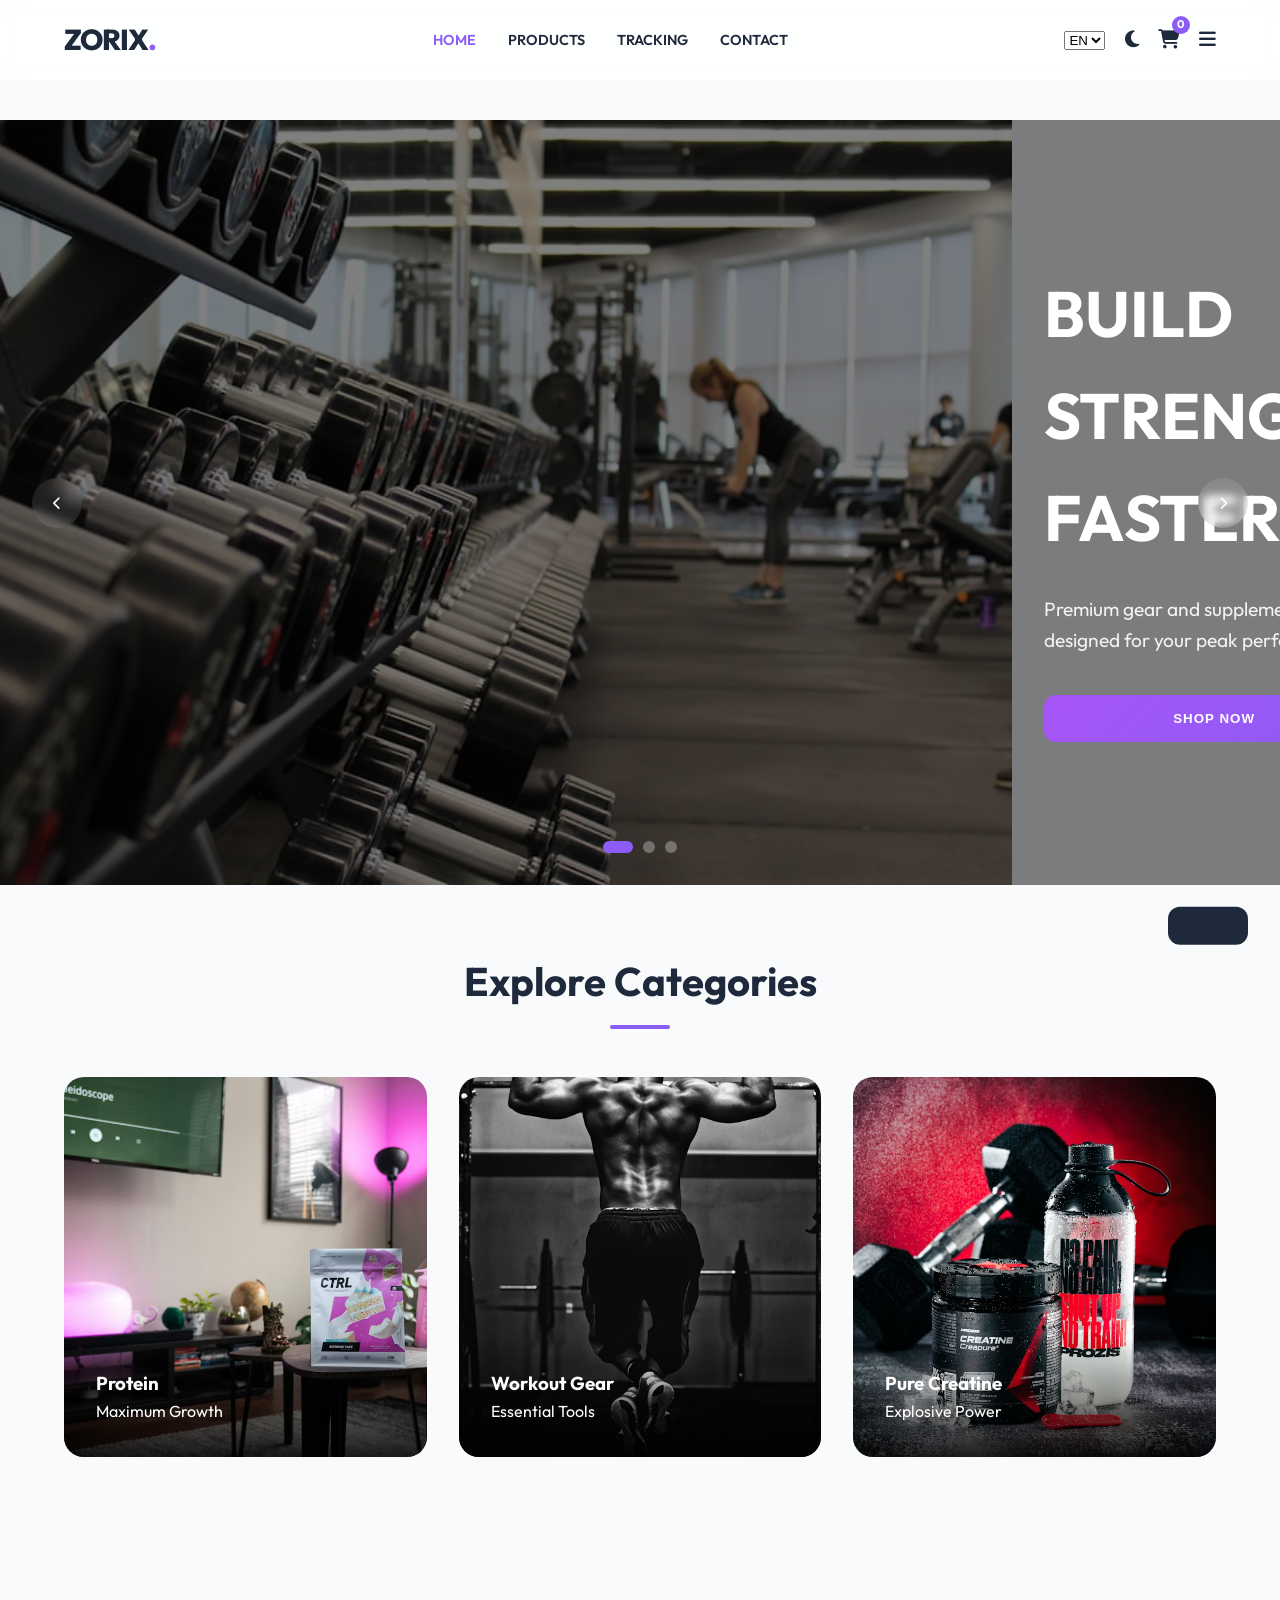
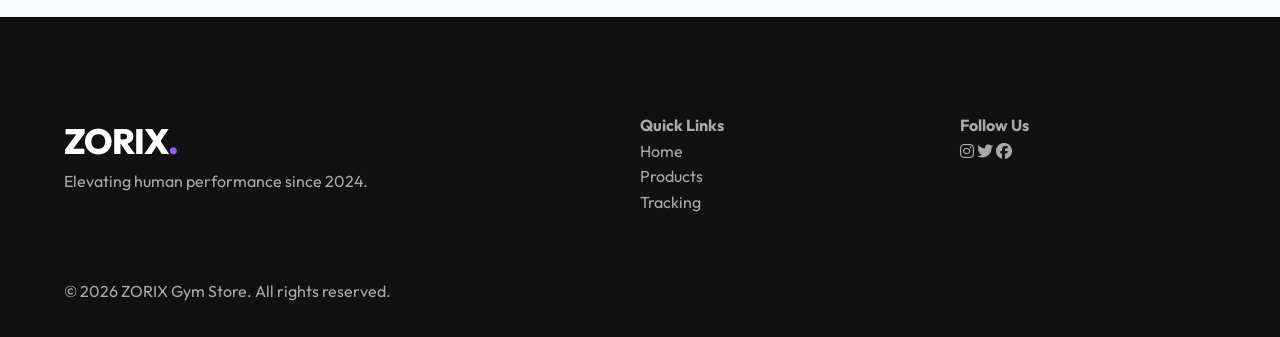
<file: index.html>
<!DOCTYPE html>
<html lang="en">
<head>
    <meta charset="UTF-8">
    <meta name="viewport" content="width=device-width, initial-scale=1.0">
    <title>ZORIX Gym Store | Elite Performance & Supplements</title>
    <meta name="description" content="Premium gym supplements, workout kits, and accessories at ZORIX. Build strength faster with our elite performance products.">
    <!-- Google Fonts -->
    <link rel="preconnect" href="https://fonts.googleapis.com">
    <link rel="preconnect" href="https://fonts.gstatic.com" crossorigin>
    <link href="https://fonts.googleapis.com/css2?family=Outfit:wght@300;400;600;700;800&display=swap" rel="stylesheet">
    <!-- Font Awesome for Icons -->
    <link rel="stylesheet" href="https://cdnjs.cloudflare.com/ajax/libs/font-awesome/6.4.0/css/all.min.css">
    <link rel="stylesheet" href="style.css">
</head>
<body class="light-mode">
    <!-- Navigation -->
    <nav class="navbar" id="navbar">
        <div class="nav-container">
            <a href="#" class="logo" id="nav-logo">ZORIX<span>.</span></a>
            
            <ul class="nav-links" id="nav-links">
                <li><a href="#home" class="nav-link active" data-section="home" id="link-home">Home</a></li>
                <li><a href="#products" class="nav-link" data-section="products" id="link-products">Products</a></li>
                <li><a href="#tracking" class="nav-link" data-section="tracking" id="link-tracking">Order Tracking</a></li>
                <li><a href="#contact" class="nav-link" data-section="contact" id="link-contact">Contact</a></li>
            </ul>

            <div class="nav-actions">
                <div class="lang-switcher">
                    <select id="lang-select">
                        <option value="en">EN</option>
                        <option value="hi">HI</option>
                        <option value="bn">BN</option>
                    </select>
                </div>
                <button id="theme-toggle" class="theme-btn" aria-label="Toggle Theme">
                    <i class="fas fa-moon"></i>
                </button>
                <div class="cart-icon-container" id="cart-nav-btn">
                    <i class="fas fa-shopping-cart"></i>
                    <span class="cart-count" id="cart-count">0</span>
                </div>
                <button class="menu-toggle" id="menu-toggle">
                    <i class="fas fa-bars"></i>
                </button>
            </div>
        </div>
    </nav>

    <!-- Main Content Area (SPA) -->
    <main id="main-content">
        <!-- Home Section -->
        <section id="home" class="section active">
            <div class="hero">
                <div class="slideshow" id="hero-slideshow">
                    <!-- Slides injected by JS -->
                </div>
                <div class="slideshow-controls">
                    <button class="prev-slide"><i class="fas fa-chevron-left"></i></button>
                    <button class="next-slide"><i class="fas fa-chevron-right"></i></button>
                </div>
                <div class="slideshow-dots" id="slideshow-dots"></div>
            </div>

            <!-- Categories on Home -->
            <div class="highlights reveal">
                <div class="container">
                    <h2 class="section-title" id="txt-explore-cat">Explore Categories</h2>
                    <div class="category-grid">
                        <div class="category-card" data-category="Protein">
                            <img src="./assets/protein.jpg" alt="Protein">
                            <div class="category-info">
                                <h3>Protein</h3>
                                <p>Maximum Growth</p>
                            </div>
                        </div>
                        <div class="category-card" data-category="Workout Kits">
                            <img src="./assets/dumbbells.jpg" alt="Workout Kits">
                            <div class="category-info">
                                <h3>Workout Gear</h3>
                                <p>Essential Tools</p>
                            </div>
                        </div>
                        <div class="category-card" data-category="Creatine">
                            <img src="./assets/creatine.jpg" alt="Creatine">
                            <div class="category-info">
                                <h3>Pure Creatine</h3>
                                <p>Explosive Power</p>
                            </div>
                        </div>
                    </div>
                </div>
            </div>
        </section>

        <!-- Products Section -->
        <section id="products" class="section">
            <div class="container">
                <h2 class="section-title reveal" id="txt-our-products">Our Products</h2>
                <div class="product-filters reveal">
                    <button class="filter-btn active" data-filter="all">All</button>
                    <button class="filter-btn" data-filter="Protein">Protein</button>
                    <button class="filter-btn" data-filter="Creatine">Creatine</button>
                    <button class="filter-btn" data-filter="Supplements">Supplements</button>
                    <button class="filter-btn" data-filter="Workout Kits">Workout Gear</button>
                </div>
                <div class="product-grid" id="product-list">
                    <!-- Products will be injected by JS -->
                </div>
            </div>
        </section>

        <!-- Cart Section -->
        <section id="cart" class="section">
            <div class="container">
                <h2 class="section-title reveal" id="txt-your-cart">Your Cart</h2>
                <div class="cart-container reveal">
                    <div class="cart-items" id="cart-items-list">
                        <!-- Cart items injected by JS -->
                    </div>
                    <div class="cart-summary">
                        <h3>Summary</h3>
                        <div class="summary-line">
                            <span id="txt-total">Total:</span>
                            <span class="total-price" id="cart-total-price">$0.00</span>
                        </div>
                        <button class="btn-primary checkout-btn" id="proceed-checkout">Proceed to Checkout</button>
                    </div>
                </div>
            </div>
        </section>

        <!-- Order Tracking Section -->
        <section id="tracking" class="section">
            <div class="container">
                <h2 class="section-title reveal" id="txt-track-order">Track Your Order</h2>
                <div class="tracking-container reveal" id="tracking-content">
                    <!-- Tracking UI injected by JS -->
                </div>
            </div>
        </section>

        <!-- Contact Section -->
        <section id="contact" class="section">
            <div class="container">
                <div class="contact-wrapper">
                    <div class="contact-info reveal">
                        <h2 id="txt-get-in-touch">Get in Touch</h2>
                        <p id="txt-contact-desc">Have questions about our supplements or need training advice? Our team is here to help you reach your goals.</p>
                        <div class="info-item">
                            <i class="fas fa-map-marker-alt"></i>
                            <span>123 Elite Fitness Ave, Muscle City</span>
                        </div>
                        <div class="info-item">
                            <i class="fas fa-phone"></i>
                            <span>+1 (800) ZORIX-FIT</span>
                        </div>
                        <div class="info-item">
                            <i class="fas fa-envelope"></i>
                            <span>support@zorixstore.com</span>
                        </div>
                    </div>
                    <form class="contact-form reveal" id="contact-form">
                        <div class="form-group">
                            <input type="text" id="contact-name" placeholder="Your Name" required>
                        </div>
                        <div class="form-group">
                            <input type="email" id="contact-email" placeholder="Your Email" required>
                        </div>
                        <div class="form-group">
                            <textarea id="contact-msg" rows="5" placeholder="How can we help?" required></textarea>
                        </div>
                        <button type="submit" class="btn-primary" id="btn-send-msg">Send Message</button>
                        <div id="form-feedback" class="form-feedback"></div>
                    </form>
                </div>
            </div>
        </section>
    </main>

    <!-- Footer -->
    <footer class="footer">
        <div class="container">
            <div class="footer-grid">
                <div class="footer-logo-side">
                    <a href="#" class="logo">ZORIX<span>.</span></a>
                    <p>Elevating human performance since 2024.</p>
                </div>
                <div class="footer-links">
                    <h4 id="txt-quick-links">Quick Links</h4>
                    <ul>
                        <li><a href="#home">Home</a></li>
                        <li><a href="#products">Products</a></li>
                        <li><a href="#tracking">Tracking</a></li>
                    </ul>
                </div>
                <div class="footer-social">
                    <h4>Follow Us</h4>
                    <div class="social-icons">
                        <a href="#"><i class="fab fa-instagram"></i></a>
                        <a href="#"><i class="fab fa-twitter"></i></a>
                        <a href="#"><i class="fab fa-facebook"></i></a>
                    </div>
                </div>
            </div>
            <div class="footer-bottom">
                &copy; 2026 ZORIX Gym Store. All rights reserved.
            </div>
        </div>
    </footer>

    <!-- Toast Notification -->
    <div id="toast" class="toast"></div>

    <script src="script.js"></script>
</body>
</html>
</file>
<file: style.css>
/* Root Variables - Light Mode Default */
:root {
    --primary: #8b5cf6; /* Modern Purple */
    --primary-dark: #7c3aed;
    --secondary: #10b981; /* Success Green */
    --bg-light: #f8fafc;
    --text-dark: #1e293b;
    --text-muted: #64748b;
    --nav-bg: rgba(255, 255, 255, 0.85);
    --card-bg: #fff;
    --card-shadow: 0 4px 6px -1px rgba(0, 0, 0, 0.1), 0 2px 4px -1px rgba(0, 0, 0, 0.06);
    --transition: all 0.3s cubic-bezier(0.4, 0, 0.2, 1);
    --glass-bg: rgba(255, 255, 255, 0.7);
    --glass-border: rgba(255, 255, 255, 0.4);
    --accent-gradient: linear-gradient(135deg, #a855f7 0%, #8b5cf6 100%);
    --overlay-dark: rgba(0, 0, 0, 0.5);
}

/* Dark Mode Overrides */
body.dark-mode {
    --bg-light: #0f172a;
    --text-dark: #f1f5f9;
    --text-muted: #94a3b8;
    --nav-bg: rgba(15, 23, 42, 0.85);
    --card-bg: #1e293b;
    --card-shadow: 0 4px 6px -1px rgba(0, 0, 0, 0.3), 0 2px 4px -1px rgba(0, 0, 0, 0.2);
    --glass-bg: rgba(30, 41, 59, 0.7);
    --glass-border: rgba(255, 255, 255, 0.1);
}

/* Global Styles */
* { margin: 0; padding: 0; box-sizing: border-box; }
html { scroll-behavior: smooth; font-size: 16px; }
body {
    font-family: 'Outfit', sans-serif;
    background-color: var(--bg-light);
    color: var(--text-dark);
    line-height: 1.6;
    transition: background-color 0.4s ease, color 0.4s ease;
    overflow-x: hidden;
}

.container { max-width: 1200px; margin: 0 auto; padding: 0 1.5rem; }
a { text-decoration: none; color: inherit; transition: var(--transition); }
ul { list-style: none; }
img { max-width: 100%; display: block; }

/* Section Title */
.section-title {
    font-size: 2.5rem;
    text-align: center;
    margin-bottom: 3rem;
    position: relative;
    padding-bottom: 1rem;
}
.section-title::after {
    content: ''; position: absolute; bottom: 0; left: 50%; transform: translateX(-50%);
    width: 60px; height: 4px; background: var(--primary); border-radius: 2px;
}

/* Navbar */
.navbar {
    position: fixed; top: 0; left: 0; width: 100%; height: 80px;
    background: var(--nav-bg); backdrop-filter: blur(12px);
    z-index: 1000; display: flex; align-items: center; border-bottom: 1px solid var(--glass-border);
    transition: var(--transition);
}
.navbar.scrolled { height: 70px; box-shadow: 0 4px 15px rgba(0,0,0,0.1); }

.nav-container { display: flex; justify-content: space-between; align-items: center; width: 100%; max-width: 1200px; margin: 0 auto; padding: 0 1.5rem; }
.logo { font-size: 1.8rem; font-weight: 800; letter-spacing: -1px; }
.logo span { color: var(--primary); }

.nav-links { display: flex; gap: 2rem; }
.nav-link { font-weight: 600; text-transform: uppercase; font-size: 0.9rem; position: relative; }
.nav-link.active, .nav-link:hover { color: var(--primary); }

.nav-actions { display: flex; align-items: center; gap: 1.2rem; }
.theme-btn, .menu-toggle { background: none; border: none; font-size: 1.2rem; color: var(--text-dark); cursor: pointer; transition: var(--transition); }
.cart-icon-container { position: relative; cursor: pointer; font-size: 1.2rem; }
.cart-count {
    position: absolute; top: -8px; right: -10px; background: var(--primary); color: #fff;
    font-size: 0.7rem; width: 18px; height: 18px; border-radius: 50%;
    display: flex; justify-content: center; align-items: center; font-weight: 700;
}

/* Sections */
.section { padding: 120px 0 80px; min-height: 100vh; display: none; }
.section.active { display: block; animation: fadeIn 0.6s ease; }

/* Hero Slideshow */
.hero { position: relative; height: 85vh; margin-bottom: 4rem; overflow: hidden; }
.slideshow { height: 100%; width: 100%; }
.slide {
    position: absolute; top: 0; left: 0; width: 100%; height: 100%;
    opacity: 0; transition: opacity 1s ease; display: flex; align-items: center; justify-content: center;
}
.slide::before { content: ''; position: absolute; top: 0; left: 0; width: 100%; height: 100%; background: rgba(0,0,0,0.5); z-index: 1; }
.slide.active { opacity: 1; z-index: 2; }
.slide img { width: 100%; height: 100%; object-fit: cover; }

.slide-content { position: relative; z-index: 3; color: #fff; text-align: left; max-width: 800px; padding: 0 2rem; animation: slideUp 1s ease; }
.slide-content h1 { font-size: 4rem; margin-bottom: 1.5rem; text-transform: uppercase; }
.slide-content p { font-size: 1.2rem; margin-bottom: 2.5rem; opacity: 0.9; }

.slideshow-controls button {
    position: absolute; top: 50%; transform: translateY(-50%);
    background: rgba(255,255,255,0.1); border: none; color: #fff; width: 50px; height: 50px;
    border-radius: 50%; cursor: pointer; z-index: 10; backdrop-filter: blur(5px);
}
.prev-slide { left: 2rem; } .next-slide { right: 2rem; }

.slideshow-dots { position: absolute; bottom: 2rem; left: 50%; transform: translateX(-50%); display: flex; gap: 10px; z-index: 10; }
.dot { width: 12px; height: 12px; border-radius: 50%; background: rgba(255,255,255,0.3); cursor: pointer; transition: var(--transition); }
.dot.active { background: var(--primary); width: 30px; border-radius: 10px; }

/* Category Grid */
.category-grid { display: grid; grid-template-columns: repeat(auto-fit, minmax(300px, 1fr)); gap: 2rem; }
.category-card { position: relative; border-radius: 20px; overflow: hidden; height: 380px; cursor: pointer; transition: var(--transition); }
.category-card img { width: 100%; height: 100%; object-fit: cover; transition: transform 0.6s ease; }
.category-card:hover img { transform: scale(1.1); }
.category-info { position: absolute; bottom: 0; left: 0; width: 100%; padding: 2rem; background: linear-gradient(transparent, rgba(0,0,0,0.85)); color: #fff; }

/* Product Grid */
.product-filters { display: flex; justify-content: center; gap: 1rem; margin-bottom: 3rem; flex-wrap: wrap; }
.filter-btn { padding: 0.8rem 2rem; background: var(--card-bg); border: 1px solid var(--text-muted); border-radius: 50px; font-weight: 600; cursor: pointer; color: var(--text-dark); transition: var(--transition); }
.filter-btn.active { background: var(--primary); color: #fff; border-color: var(--primary); }

.product-grid { display: grid; grid-template-columns: repeat(auto-fill, minmax(280px, 1fr)); gap: 2.5rem; }
.product-card { background: var(--card-bg); border-radius: 20px; overflow: hidden; box-shadow: var(--card-shadow); transition: var(--transition); border: 1px solid var(--glass-border); display: flex; flex-direction: column; }
.product-card:hover { transform: translateY(-10px); }
.product-img { height: 280px; width: 100%; object-fit: cover; }
.product-card-body { padding: 1.5rem; flex-grow: 1; display: flex; flex-direction: column; }
.product-category { font-size: 0.8rem; color: var(--primary); text-transform: uppercase; font-weight: 700; margin-bottom: 0.5rem; }
.product-price { font-size: 1.4rem; font-weight: 800; margin: 1rem 0; }

.btn-primary {
    background: var(--accent-gradient); color: #fff; border: none; padding: 1rem 1.5rem;
    border-radius: 12px; font-weight: 700; cursor: pointer; transition: var(--transition);
    text-transform: uppercase; letter-spacing: 1px; width: 100%; text-align: center;
}
.btn-primary:active { transform: scale(0.95); }

/* Cart and Summary */
.cart-container { display: grid; grid-template-columns: 2fr 1fr; gap: 3rem; }
.cart-item { display: flex; align-items: center; gap: 1.5rem; background: var(--card-bg); padding: 1.5rem; border-radius: 15px; margin-bottom: 1.5rem; box-shadow: var(--card-shadow); }
.cart-item img { width: 100px; height: 100px; object-fit: cover; border-radius: 10px; }
.cart-summary { background: var(--card-bg); padding: 2rem; border-radius: 20px; height: fit-content; box-shadow: var(--card-shadow); }

/* Order Tracking */
.tracking-container { background: var(--card-bg); padding: 3rem; border-radius: 25px; box-shadow: var(--card-shadow); max-width: 800px; margin: 0 auto; }
.step-ui { display: flex; justify-content: space-between; position: relative; margin: 4rem 0; }
.step-ui::before { content: ''; position: absolute; top: 25px; left: 5%; width: 90%; height: 4px; background: var(--text-muted); opacity: 0.3; }
.step-progress { position: absolute; top: 25px; left: 5%; height: 4px; background: var(--secondary); transition: width 0.8s ease; }
.step { position: relative; z-index: 2; width: 25%; display: flex; flex-direction: column; align-items: center; }
.step-circle { width: 54px; height: 54px; background: var(--card-bg); border: 4px solid var(--text-muted); border-radius: 50%; display: flex; justify-content: center; align-items: center; font-weight: 800; }
.step.active .step-circle { border-color: var(--secondary); color: var(--secondary); }
.step.completed .step-circle { background: var(--secondary); border-color: var(--secondary); color: #fff; }

/* Toast */
.toast {
    position: fixed; bottom: 2rem; right: 2rem; background: var(--text-dark); color: #fff;
    padding: 1.2rem 2.5rem; border-radius: 12px; transform: translateY(200%);
    transition: transform 0.5s cubic-bezier(0.175, 0.885, 0.32, 1.275); z-index: 2000;
}
.toast.show { transform: translateY(0); }

/* Animations */
@keyframes fadeIn { from { opacity: 0; } to { opacity: 1; } }
@keyframes slideUp { from { opacity: 0; transform: translateY(40px); } to { opacity: 1; transform: translateY(0); } }
.reveal { opacity: 0; transform: translateY(30px); transition: all 0.8s ease-out; }
.reveal.visible { opacity: 1; transform: translateY(0); }

/* Footer */
.footer { background: #111; color: #aaa; padding: 6rem 0 2rem; margin-top: 5rem; }
.footer-grid { display: grid; grid-template-columns: 2fr 1fr 1fr; gap: 4rem; margin-bottom: 4rem; }
.footer-logo-side .logo { color: #fff; font-size: 2.2rem; }

/* Responsive */
@media (max-width: 992px) { .cart-container, .footer-grid { grid-template-columns: 1fr; } }
@media (max-width: 768px) {
    .nav-links { display: none; position: absolute; top: 80px; left: 0; width: 100%; background: var(--nav-bg); flex-direction: column; padding: 2rem; transition: 0.3s; }
    .nav-links.mobile-active { display: flex; }
    .slide-content h1 { font-size: 2.5rem; }
}
</file>
